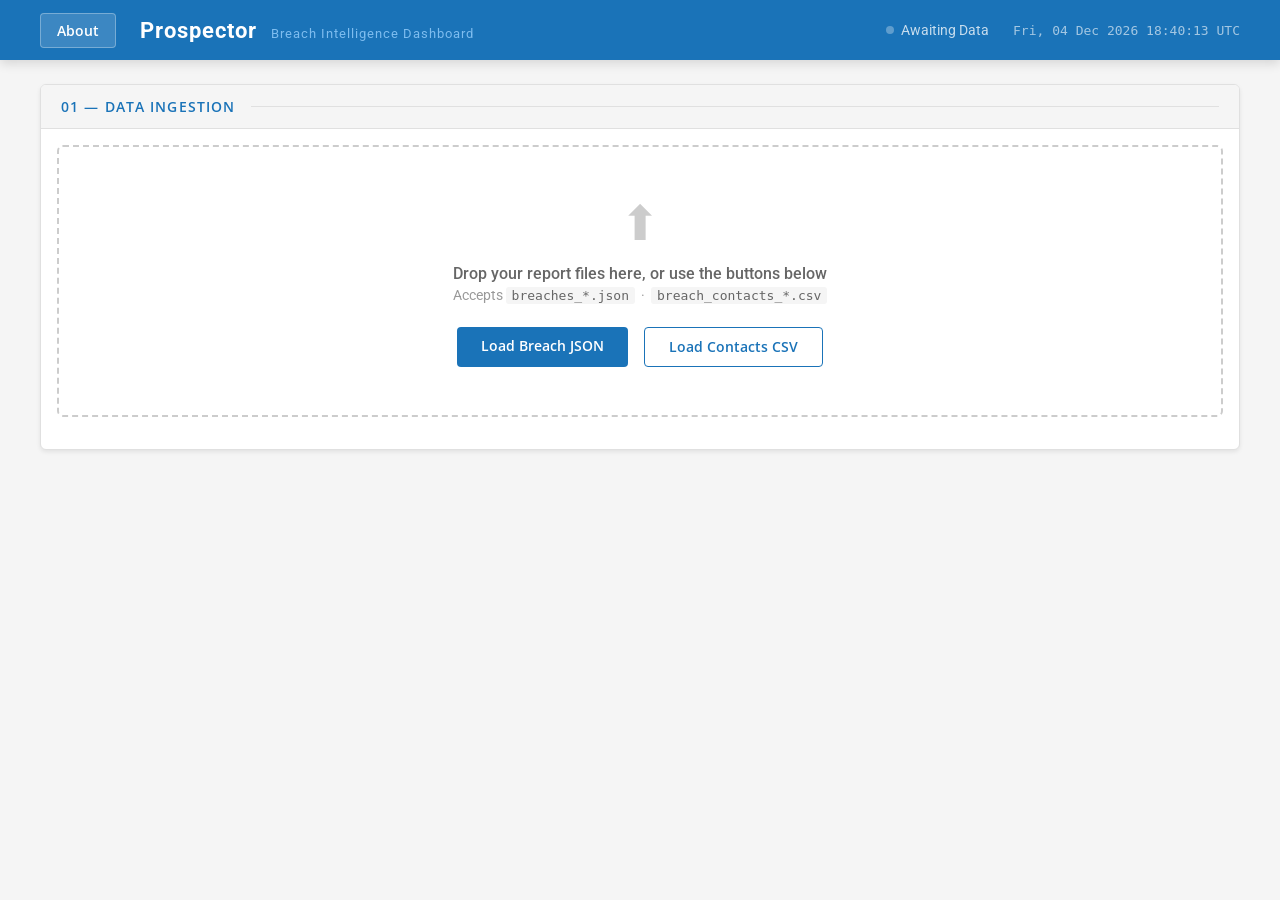
<file: breach_dashboard/index.html>
<!DOCTYPE html>
<html lang="en">
<head>
  <meta charset="UTF-8"/>
  <meta name="viewport" content="width=device-width, initial-scale=1.0"/>
  <title>Prospector — Breach Intelligence</title>
  <link href="https://fonts.googleapis.com/css2?family=Roboto:wght@400;500;700&family=Open+Sans:wght@400;600&display=swap" rel="stylesheet"/>
  <style>
    /* ── CJ DESIGN SYSTEM ── */
    :root {
      --cj-primary:        #1A73B8;
      --cj-primary-dark:   #125A8A;
      --cj-accent:         #F47C20;
      --cj-text-dark:      #333333;
      --cj-text-medium:    #666666;
      --cj-text-light:     #FFFFFF;
      --cj-bg-light:       #FFFFFF;
      --cj-bg-section:     #F5F5F5;
      --cj-bg-footer:      #222222;
      --cj-border-light:   #E0E0E0;
      --cj-border-medium:  #CCCCCC;
      --cj-font-primary:   "Roboto", Arial, Helvetica, sans-serif;
      --cj-font-secondary: "Open Sans", Arial, Helvetica, sans-serif;
      --cj-font-size-base: 16px;
      --cj-font-size-sm:   14px;
      --cj-font-size-lg:   20px;
      --cj-font-size-xl:   28px;
      --cj-font-size-xxl:  36px;
      --cj-spacing-xs:     4px;
      --cj-spacing-sm:     8px;
      --cj-spacing-md:     16px;
      --cj-spacing-lg:     24px;
      --cj-spacing-xl:     40px;
      --cj-btn-radius:     4px;
      --cj-btn-padding:    12px 24px;
      --cj-shadow-soft:    0 2px 4px rgba(0,0,0,0.08);
      --cj-shadow-medium:  0 4px 10px rgba(0,0,0,0.12);
    }

    *, *::before, *::after { box-sizing: border-box; margin: 0; padding: 0; }

    body {
      font-family: var(--cj-font-primary);
      font-size: var(--cj-font-size-base);
      color: var(--cj-text-dark);
      background: var(--cj-bg-section);
      min-height: 100vh;
    }

    /* ── SCROLLBAR ── */
    ::-webkit-scrollbar { width: 6px; height: 6px; }
    ::-webkit-scrollbar-track { background: var(--cj-bg-section); }
    ::-webkit-scrollbar-thumb { background: var(--cj-border-medium); border-radius: 3px; }
    ::-webkit-scrollbar-thumb:hover { background: var(--cj-primary); }

    /* ── HEADER ── */
    .site-header {
      background: var(--cj-primary);
      color: var(--cj-text-light);
      padding: 0 var(--cj-spacing-xl);
      height: 60px;
      display: flex;
      align-items: center;
      justify-content: space-between;
      position: sticky;
      top: 0;
      z-index: 100;
      box-shadow: var(--cj-shadow-medium);
    }

    .header-left { display: flex; align-items: center; gap: var(--cj-spacing-lg); }

    .site-logo {
      font-family: var(--cj-font-primary);
      font-size: 22px;
      font-weight: 700;
      color: var(--cj-text-light);
      letter-spacing: 1px;
    }

    .site-logo span { color: #90CAF9; font-size: 13px; font-weight: 400; margin-left: 8px; opacity: 0.85; }

    .btn-about {
      font-family: var(--cj-font-secondary);
      font-size: var(--cj-font-size-sm);
      font-weight: 600;
      color: var(--cj-text-light);
      background: rgba(255,255,255,0.15);
      border: 1px solid rgba(255,255,255,0.3);
      border-radius: var(--cj-btn-radius);
      padding: 7px 16px;
      text-decoration: none;
      transition: background 0.15s;
    }
    .btn-about:hover { background: rgba(255,255,255,0.25); }

    .header-right { display: flex; align-items: center; gap: var(--cj-spacing-lg); }

    .status-indicator { display: flex; align-items: center; gap: 7px; font-size: var(--cj-font-size-sm); color: rgba(255,255,255,0.75); }
    .status-dot { width: 8px; height: 8px; border-radius: 50%; background: rgba(255,255,255,0.3); transition: all 0.3s; }
    .status-dot.live { background: #4CAF50; box-shadow: 0 0 8px #4CAF50; animation: blink 2s infinite; }
    @keyframes blink { 0%,100%{opacity:1} 50%{opacity:0.4} }

    #clock { font-size: 13px; color: rgba(255,255,255,0.6); font-family: monospace; }

    /* ── MAIN ── */
    main { max-width: 1600px; margin: 0 auto; padding: var(--cj-spacing-lg) var(--cj-spacing-xl); display: flex; flex-direction: column; gap: var(--cj-spacing-md); }

    /* ── CARD / PANEL ── */
    .card {
      background: var(--cj-bg-light);
      border: 1px solid var(--cj-border-light);
      border-radius: 6px;
      box-shadow: var(--cj-shadow-soft);
      overflow: hidden;
    }

    .card-header {
      display: flex;
      align-items: center;
      gap: var(--cj-spacing-md);
      padding: 12px 20px;
      background: var(--cj-bg-section);
      border-bottom: 1px solid var(--cj-border-light);
    }

    .card-header-title {
      font-family: var(--cj-font-secondary);
      font-size: var(--cj-font-size-sm);
      font-weight: 600;
      color: var(--cj-primary);
      text-transform: uppercase;
      letter-spacing: 0.08em;
    }

    .card-header-line { flex: 1; height: 1px; background: var(--cj-border-light); }
    .card-header-badge { font-size: 13px; font-weight: 600; color: #2E7D32; }

    /* ── DROP ZONE ── */
    .drop-zone {
      margin: var(--cj-spacing-md);
      border: 2px dashed var(--cj-border-medium);
      border-radius: 6px;
      padding: 48px var(--cj-spacing-xl);
      text-align: center;
      transition: border-color 0.2s, background 0.2s;
    }
    .drop-zone:hover, .drop-zone.drag-over {
      border-color: var(--cj-primary);
      background: #EEF6FF;
    }

    .drop-icon { font-size: 48px; color: var(--cj-border-medium); margin-bottom: 12px; }
    .drop-title { font-size: var(--cj-font-size-base); font-weight: 500; color: var(--cj-text-medium); margin-bottom: 4px; }
    .drop-sub { font-size: var(--cj-font-size-sm); color: #999; margin-bottom: 24px; }
    .drop-sub code { color: var(--cj-text-medium); background: var(--cj-bg-section); padding: 1px 6px; border-radius: 3px; font-size: 13px; }

    .drop-buttons { display: flex; justify-content: center; gap: var(--cj-spacing-md); flex-wrap: wrap; }

    /* ── BUTTONS ── */
    .btn {
      font-family: var(--cj-font-secondary);
      font-size: var(--cj-font-size-sm);
      font-weight: 600;
      padding: var(--cj-btn-padding);
      border-radius: var(--cj-btn-radius);
      border: none;
      cursor: pointer;
      transition: all 0.15s;
      text-decoration: none;
      display: inline-block;
      line-height: 1;
    }

    .btn-primary { background: var(--cj-primary); color: var(--cj-text-light); }
    .btn-primary:hover { background: var(--cj-primary-dark); box-shadow: var(--cj-shadow-medium); }

    .btn-accent { background: var(--cj-accent); color: var(--cj-text-light); }
    .btn-accent:hover { background: #D96A10; box-shadow: var(--cj-shadow-medium); }

    .btn-outline {
      background: transparent;
      color: var(--cj-primary);
      border: 1.5px solid var(--cj-primary);
    }
    .btn-outline:hover { background: var(--cj-primary); color: var(--cj-text-light); }

    .btn-ghost {
      background: transparent;
      color: var(--cj-text-medium);
      border: 1.5px solid var(--cj-border-medium);
    }
    .btn-ghost:hover { border-color: #e53935; color: #e53935; }

    .btn-sm { padding: 8px 16px; font-size: 13px; }

    /* ── FILE BADGES ── */
    #loaded-files { display: flex; flex-wrap: wrap; gap: 8px; padding: 0 var(--cj-spacing-md) var(--cj-spacing-md); }
    .file-badge { font-size: 13px; padding: 4px 12px; border-radius: 20px; background: #E8F5E9; color: #2E7D32; border: 1px solid #A5D6A7; font-family: var(--cj-font-secondary); font-weight: 600; }

    /* ── STATS BAR ── */
    .stats-grid { display: grid; grid-template-columns: repeat(5, 1fr); }
    .stat-cell {
      padding: 16px var(--cj-spacing-md);
      text-align: center;
      border-right: 1px solid var(--cj-border-light);
      transition: background 0.15s;
    }
    .stat-cell:last-child { border-right: none; }
    .stat-cell:hover { background: #EEF6FF; }
    .stat-val { font-size: 28px; font-weight: 700; color: var(--cj-primary); font-family: var(--cj-font-primary); line-height: 1; }
    .stat-label { font-size: 12px; font-weight: 600; color: var(--cj-text-medium); text-transform: uppercase; letter-spacing: 0.08em; margin-top: 4px; }

    /* ── FILTER PANEL ── */
    .filter-row { display: flex; flex-wrap: wrap; gap: var(--cj-spacing-md); padding: var(--cj-spacing-md) 20px; align-items: flex-end; }
    .filter-group { display: flex; flex-direction: column; gap: 5px; }
    .filter-label { font-size: 12px; font-weight: 600; color: var(--cj-text-medium); text-transform: uppercase; letter-spacing: 0.06em; }

    .tab-group { display: flex; border: 1.5px solid var(--cj-border-medium); border-radius: var(--cj-btn-radius); overflow: hidden; }
    .tab {
      font-family: var(--cj-font-secondary);
      font-size: var(--cj-font-size-sm);
      font-weight: 600;
      padding: 8px 16px;
      background: transparent;
      color: var(--cj-text-medium);
      border: none;
      cursor: pointer;
      transition: all 0.15s;
      border-right: 1.5px solid var(--cj-border-medium);
    }
    .tab:last-child { border-right: none; }
    .tab.active { background: var(--cj-primary); color: var(--cj-text-light); }
    .tab:not(.active):hover { background: var(--cj-bg-section); color: var(--cj-text-dark); }

    select, input[type="text"] {
      font-family: var(--cj-font-primary);
      font-size: var(--cj-font-size-sm);
      color: var(--cj-text-dark);
      background: var(--cj-bg-light);
      border: 1.5px solid var(--cj-border-medium);
      border-radius: var(--cj-btn-radius);
      padding: 8px 12px;
      outline: none;
      transition: border-color 0.15s, box-shadow 0.15s;
    }
    select:focus, input[type="text"]:focus {
      border-color: var(--cj-primary);
      box-shadow: 0 0 0 3px rgba(26,115,184,0.12);
    }

    .search-box { display: flex; align-items: center; border: 1.5px solid var(--cj-border-medium); border-radius: var(--cj-btn-radius); overflow: hidden; background: var(--cj-bg-light); }
    .search-box:focus-within { border-color: var(--cj-primary); box-shadow: 0 0 0 3px rgba(26,115,184,0.12); }
    .search-prefix { padding: 0 10px; color: var(--cj-primary); font-weight: 700; font-size: 15px; user-select: none; }
    .search-box input { border: none; box-shadow: none; border-radius: 0; padding: 8px 12px 8px 0; min-width: 220px; flex: 1; }
    .search-box input:focus { border: none; box-shadow: none; }

    .filter-btn-row { display: flex; gap: 8px; }

    /* ── RESULTS TABLE ── */
    .table-wrap { overflow-x: auto; max-height: 580px; overflow-y: auto; }

    table { width: 100%; border-collapse: collapse; font-size: var(--cj-font-size-sm); }

    thead { position: sticky; top: 0; z-index: 10; background: var(--cj-bg-section); }

    th {
      font-family: var(--cj-font-secondary);
      font-size: 12px;
      font-weight: 700;
      color: var(--cj-text-medium);
      text-transform: uppercase;
      letter-spacing: 0.07em;
      padding: 11px 16px;
      text-align: left;
      border-bottom: 2px solid var(--cj-border-light);
      cursor: pointer;
      user-select: none;
      white-space: nowrap;
      transition: color 0.15s;
    }
    th:hover { color: var(--cj-primary); }

    td { padding: 11px 16px; border-bottom: 1px solid var(--cj-border-light); vertical-align: top; color: var(--cj-text-dark); }
    tr:hover td { background: #F0F7FF; }
    tr.row-flash td { background: #FFF3E0 !important; transition: background 0.4s; }

    .td-date { color: var(--cj-text-medium); white-space: nowrap; font-size: 13px; }
    .td-title { color: var(--cj-text-dark); font-weight: 500; cursor: pointer; max-width: 340px; }
    .td-title:hover { color: var(--cj-primary); text-decoration: underline; }
    .td-source { white-space: nowrap; }
    .source-chip { font-size: 12px; font-weight: 600; color: var(--cj-primary); background: #EEF6FF; border: 1px solid #BBDEFB; padding: 2px 8px; border-radius: 12px; white-space: nowrap; }
    .td-summary { color: var(--cj-text-medium); max-width: 360px; font-size: 13px; display: -webkit-box; -webkit-line-clamp: 2; -webkit-box-orient: vertical; overflow: hidden; }
    .td-link a { font-size: 13px; color: var(--cj-primary); font-weight: 600; text-decoration: none; white-space: nowrap; }
    .td-link a:hover { color: var(--cj-primary-dark); text-decoration: underline; }
    .td-company { font-weight: 600; cursor: pointer; white-space: nowrap; }
    .td-company:hover { color: var(--cj-primary); text-decoration: underline; }
    .td-website a { color: #2E7D32; font-size: 13px; text-decoration: none; }
    .td-website a:hover { text-decoration: underline; }
    .td-email a { color: var(--cj-primary); font-size: 13px; text-decoration: none; }
    .td-email a:hover { text-decoration: underline; }
    .td-empty { color: #BDBDBD; }

    .enrich-row-btn {
      font-family: var(--cj-font-secondary);
      font-size: 12px;
      font-weight: 600;
      padding: 5px 12px;
      border: 1.5px solid var(--cj-border-medium);
      border-radius: var(--cj-btn-radius);
      background: transparent;
      color: var(--cj-text-medium);
      cursor: pointer;
      transition: all 0.15s;
      white-space: nowrap;
    }
    .enrich-row-btn:hover { border-color: var(--cj-accent); color: var(--cj-accent); }

    .empty-state { text-align: center; padding: 56px; color: #BDBDBD; font-size: var(--cj-font-size-sm); }

    /* ── OLLAMA PANEL ── */
    .ollama-controls { display: flex; flex-wrap: wrap; gap: var(--cj-spacing-md); padding: var(--cj-spacing-md) 20px; border-bottom: 1px solid var(--cj-border-light); align-items: flex-end; }
    .ollama-input-group { display: flex; flex-direction: column; gap: 5px; }
    #ollama-log { padding: var(--cj-spacing-md) 20px; font-family: monospace; font-size: 13px; color: var(--cj-text-medium); max-height: 200px; overflow-y: auto; background: #FAFAFA; line-height: 1.8; }
    #ollama-log .log-ok  { color: #2E7D32; }
    #ollama-log .log-err { color: #C62828; }
    #ollama-log .log-info{ color: var(--cj-primary); }

    .progress-wrap { padding: 12px 20px; border-bottom: 1px solid var(--cj-border-light); }
    .progress-meta { display: flex; justify-content: space-between; margin-bottom: 6px; font-size: var(--cj-font-size-sm); color: var(--cj-text-medium); }
    .progress-track { height: 6px; background: var(--cj-border-light); border-radius: 3px; overflow: hidden; }
    #progress-bar { height: 100%; background: var(--cj-accent); transition: width 0.3s; border-radius: 3px; width: 0%; }

    /* ── MODAL ── */
    .modal-overlay {
      display: none;
      position: fixed;
      inset: 0;
      background: rgba(0,0,0,0.5);
      z-index: 200;
      align-items: center;
      justify-content: center;
      padding: var(--cj-spacing-md);
    }
    .modal-box {
      background: var(--cj-bg-light);
      border-radius: 8px;
      width: 100%;
      max-width: 680px;
      max-height: 88vh;
      overflow-y: auto;
      box-shadow: 0 20px 60px rgba(0,0,0,0.2);
    }
    .modal-header {
      display: flex;
      justify-content: space-between;
      align-items: center;
      padding: 16px 24px;
      border-bottom: 2px solid var(--cj-border-light);
      position: sticky;
      top: 0;
      background: var(--cj-bg-light);
    }
    #modal-title { font-size: var(--cj-font-size-lg); font-weight: 700; color: var(--cj-primary); }
    .modal-close { background: none; border: none; font-size: 22px; color: var(--cj-text-medium); cursor: pointer; line-height: 1; padding: 0 4px; }
    .modal-close:hover { color: #C62828; }
    #modal-body { padding: 24px; }

    .mf { padding: 12px 0; border-bottom: 1px solid var(--cj-border-light); }
    .mf:last-child { border-bottom: none; }
    .mf-label { font-size: 12px; font-weight: 700; color: var(--cj-text-medium); text-transform: uppercase; letter-spacing: 0.08em; margin-bottom: 5px; }
    .mf-value { font-size: var(--cj-font-size-base); color: var(--cj-text-dark); line-height: 1.6; word-break: break-word; }
    .mf-value a { color: var(--cj-primary); }
    .mf-value a:hover { color: var(--cj-primary-dark); }

    /* ── FADE IN ── */
    .fade-in { animation: fup 0.3s ease forwards; }
    @keyframes fup { from { opacity:0; transform:translateY(5px); } to { opacity:1; transform:translateY(0); } }

    /* ── RESPONSIVE ── */
    @media (max-width: 768px) {
      main { padding: var(--cj-spacing-md); }
      .site-header { padding: 0 var(--cj-spacing-md); }
      .stats-grid { grid-template-columns: repeat(2, 1fr); }
      .filter-row { flex-direction: column; }
    }
  </style>
</head>
<body>

  <!-- HEADER -->
  <header class="site-header">
    <div class="header-left">
      <a href="about.html" class="btn-about">About</a>
      <div class="site-logo">Prospector <span>Breach Intelligence Dashboard</span></div>
    </div>
    <div class="header-right">
      <div class="status-indicator">
        <span id="status-dot" class="status-dot"></span>
        <span id="status-text">Awaiting Data</span>
      </div>
      <span id="clock"></span>
    </div>
  </header>

  <main>

    <!-- 01 DATA INGESTION -->
    <div class="card fade-in">
      <div class="card-header">
        <span class="card-header-title">01 — Data Ingestion</span>
        <div class="card-header-line"></div>
      </div>
      <div id="drop-zone" class="drop-zone">
        <div class="drop-icon">⬆</div>
        <p class="drop-title">Drop your report files here, or use the buttons below</p>
        <p class="drop-sub">Accepts <code>breaches_*.json</code> &nbsp;·&nbsp; <code>breach_contacts_*.csv</code></p>
        <div class="drop-buttons">
          <label for="file-json" class="btn btn-primary" style="cursor:pointer">Load Breach JSON</label>
          <input type="file" id="file-json" accept=".json" style="display:none"/>
          <label for="file-csv" class="btn btn-outline" style="cursor:pointer">Load Contacts CSV</label>
          <input type="file" id="file-csv" accept=".csv" style="display:none"/>
        </div>
      </div>
      <div id="loaded-files"></div>
    </div>

    <!-- STATS BAR -->
    <div id="stats-bar" class="card fade-in" style="display:none">
      <div class="stats-grid">
        <div id="stat-articles" class="stat-cell">
          <div class="stat-val">0</div>
          <div class="stat-label">Articles</div>
        </div>
        <div id="stat-sources" class="stat-cell">
          <div class="stat-val">0</div>
          <div class="stat-label">Sources</div>
        </div>
        <div id="stat-contacts" class="stat-cell">
          <div class="stat-val">0</div>
          <div class="stat-label">Contacts</div>
        </div>
        <div id="stat-emails" class="stat-cell">
          <div class="stat-val">0</div>
          <div class="stat-label">Emails Found</div>
        </div>
        <div id="stat-period" class="stat-cell">
          <div class="stat-val" style="font-size:18px">—</div>
          <div class="stat-label">Report Date</div>
        </div>
      </div>
    </div>

    <!-- 02 FILTER & SEARCH -->
    <div id="filter-panel" class="card fade-in" style="display:none">
      <div class="card-header">
        <span class="card-header-title">02 — Filter &amp; Search</span>
        <div class="card-header-line"></div>
      </div>
      <div class="filter-row">
        <div class="filter-group">
          <span class="filter-label">View Mode</span>
          <div class="tab-group">
            <button id="tab-articles" onclick="setMode('articles')" class="tab active">Breach Articles</button>
            <button id="tab-contacts" onclick="setMode('contacts')" class="tab">Company Contacts</button>
          </div>
        </div>
        <div class="filter-group">
          <span class="filter-label">Source</span>
          <select id="filter-source" onchange="applyFilters()" style="min-width:160px">
            <option value="">All Sources</option>
          </select>
        </div>
        <div class="filter-group" style="flex:1;min-width:240px">
          <span class="filter-label">Keyword Search</span>
          <div class="search-box">
            <span class="search-prefix">🔍</span>
            <input type="text" id="filter-search" oninput="applyFilters()" placeholder="company, keyword, attack type…"/>
          </div>
        </div>
        <div class="filter-btn-row">
          <button onclick="resetFilters()" class="btn btn-ghost btn-sm">Clear</button>
          <button onclick="exportFiltered()" class="btn btn-accent btn-sm">Export Filtered</button>
        </div>
      </div>
    </div>

    <!-- 03 RESULTS -->
    <div id="results-panel" class="card fade-in" style="display:none">
      <div class="card-header">
        <span class="card-header-title">03 — Results</span>
        <div class="card-header-line"></div>
        <span id="result-count" class="card-header-badge">0 records</span>
      </div>

      <!-- Articles -->
      <div id="articles-view">
        <div class="table-wrap">
          <table>
            <thead>
              <tr>
                <th onclick="sortBy('articles','published')">Date ⇅</th>
                <th onclick="sortBy('articles','title')">Title ⇅</th>
                <th onclick="sortBy('articles','source')">Source ⇅</th>
                <th>Summary</th>
                <th>Link</th>
              </tr>
            </thead>
            <tbody id="articles-tbody"></tbody>
          </table>
        </div>
      </div>

      <!-- Contacts -->
      <div id="contacts-view" style="display:none">
        <div class="table-wrap">
          <table>
            <thead>
              <tr>
                <th onclick="sortBy('contacts','company_name')">Company ⇅</th>
                <th>Website</th>
                <th>Email</th>
                <th>Sec Email</th>
                <th>Phone</th>
                <th>Address</th>
                <th>Breach Article</th>
                <th>Ollama</th>
                <th>Pi</th>
              </tr>
            </thead>
            <tbody id="contacts-tbody"></tbody>
          </table>
        </div>
      </div>
    </div>

    <!-- 04 AI ENRICHMENT (Ollama direct) -->
    <div id="ollama-panel" class="card fade-in" style="display:none">
      <div class="card-header">
        <span class="card-header-title">04 — Ollama Direct Enrichment</span>
        <div class="card-header-line"></div>
        <span style="font-size:13px;color:var(--cj-text-medium)">Fetches pages from browser · regex + LLM extraction</span>
      </div>
      <div class="ollama-controls">
        <div class="ollama-input-group">
          <span class="filter-label">Ollama URL</span>
          <input type="text" id="ollama-url" value="http://localhost:11434" style="width:220px"/>
        </div>
        <div class="ollama-input-group">
          <span class="filter-label">Model</span>
          <input type="text" id="ollama-model" value="llama3.2" style="width:140px"/>
        </div>
        <div class="filter-btn-row">
          <button onclick="testOllama()" class="btn btn-outline btn-sm">Test Connection</button>
          <button onclick="enrichAll()" id="enrich-all-btn" class="btn btn-accent btn-sm">Enrich All (Ollama)</button>
        </div>
      </div>
      <div id="ollama-progress" class="progress-wrap" style="display:none">
        <div class="progress-meta">
          <span id="progress-label">Processing 0 / 0</span>
          <span id="progress-pct">0%</span>
        </div>
        <div class="progress-track"><div id="progress-bar"></div></div>
      </div>
      <div id="ollama-log"></div>
    </div>

    <!-- 05 PI AGENT ENRICHMENT -->
    <div id="pi-panel" class="card fade-in" style="display:none">
      <div class="card-header">
        <span class="card-header-title">05 — Pi Agent Enrichment</span>
        <div class="card-header-line"></div>
        <span style="font-size:13px;color:var(--cj-text-medium)">Uses Pi's web search &amp; fetch tools · runs via local bridge server</span>
      </div>

      <!-- Setup instructions (always visible) -->
      <div style="background:#FFF8E1;border-bottom:1px solid #FFE082;padding:12px 20px;font-size:13px;color:#5D4037">
        <strong>Before using:</strong> &nbsp;
        1. Install Pi: <code style="background:#F5F5F5;padding:1px 6px;border-radius:3px">npm install -g @mariozechner/pi-coding-agent</code> &nbsp;·&nbsp;
        2. Start the bridge: <code style="background:#F5F5F5;padding:1px 6px;border-radius:3px">python pi_bridge.py</code> &nbsp;·&nbsp;
        3. Start Ollama: <code style="background:#F5F5F5;padding:1px 6px;border-radius:3px">$env:OLLAMA_ORIGINS="*"; ollama serve</code>
      </div>

      <div class="ollama-controls">
        <div class="ollama-input-group">
          <span class="filter-label">Bridge URL</span>
          <input type="text" id="pi-bridge-url" value="http://localhost:5050" style="width:200px"/>
        </div>
        <div class="ollama-input-group">
          <span class="filter-label">Model</span>
          <input type="text" id="pi-model" value="llama3.2" style="width:140px"/>
        </div>
        <div class="filter-btn-row">
          <button onclick="testPiBridge()" class="btn btn-outline btn-sm">Test Bridge</button>
          <button onclick="piEnrichAll()" id="pi-enrich-all-btn" class="btn btn-accent btn-sm">Enrich All (Pi)</button>
        </div>
      </div>
      <div id="pi-progress" class="progress-wrap" style="display:none">
        <div class="progress-meta">
          <span id="pi-progress-label">Processing 0 / 0</span>
          <span id="pi-progress-pct">0%</span>
        </div>
        <div class="progress-track"><div id="pi-progress-bar" style="height:100%;background:var(--cj-accent);transition:width 0.3s;border-radius:3px;width:0%"></div></div>
      </div>
      <div id="pi-log" style="padding:16px 20px;font-family:monospace;font-size:13px;color:var(--cj-text-medium);max-height:200px;overflow-y:auto;background:#FAFAFA;line-height:1.8"></div>
    </div>

  </main>

  <!-- MODAL -->
  <div id="modal-overlay" class="modal-overlay" onclick="closeModal()">
    <div class="modal-box" onclick="event.stopPropagation()">
      <div class="modal-header">
        <span id="modal-title">Record Detail</span>
        <button class="modal-close" onclick="closeModal()">✕</button>
      </div>
      <div id="modal-body"></div>
    </div>
  </div>

  <script src="script.js"></script>
  <script>
    // ── CJ THEME OVERRIDES FOR script.js ──────────────────────────────────────
    // These adapt script.js output to the CJ design system

    function showBadge(name, type) {
      const c = document.getElementById('loaded-files');
      const old = c.querySelector('[data-type="' + type + '"]');
      if (old) old.remove();
      const el = document.createElement('div');
      el.className = 'file-badge';
      el.dataset.type = type;
      el.textContent = '✓ ' + name;
      c.appendChild(el);
    }

    function setLive() {
      const dot  = document.getElementById('status-dot');
      const text = document.getElementById('status-text');
      dot.classList.add('live');
      text.textContent = 'Live';
      text.style.color = 'rgba(255,255,255,0.9)';
    }

    function showPanels() {
      ['stats-bar','filter-panel','results-panel'].forEach(function(id) {
        document.getElementById(id).style.display = 'block';
      });
      if (S.contacts.length > 0) {
        document.getElementById('ollama-panel').style.display = 'block';
        document.getElementById('pi-panel').style.display = 'block';
      }
    }

    function updateStats() {
      const sources    = new Set(S.articles.map(function(a){return a.source;}).filter(Boolean));
      const emailCount = S.contacts.filter(function(c){return c.emails_general && c.emails_general.trim();}).length;
      countUp('stat-articles', S.articles.length);
      countUp('stat-sources',  sources.size);
      countUp('stat-contacts', S.contacts.length);
      countUp('stat-emails',   emailCount);
      const el = document.querySelector('#stat-period .stat-val');
      if (el && S.reportMeta.generated) {
        const d = new Date(S.reportMeta.generated);
        el.textContent = d.toLocaleDateString('en-US', {month:'short',day:'numeric',year:'numeric'});
      }
    }

    function setMode(mode) {
      S.mode = mode;
      document.getElementById('tab-articles').className = 'tab' + (mode==='articles' ? ' active' : '');
      document.getElementById('tab-contacts').className = 'tab' + (mode==='contacts' ? ' active' : '');
      document.getElementById('articles-view').style.display = mode==='articles' ? '' : 'none';
      document.getElementById('contacts-view').style.display = mode==='contacts' ? '' : 'none';
      renderView();
    }

    function renderArticles() {
      const tbody = document.getElementById('articles-tbody');
      const data  = S.filteredArticles;
      document.getElementById('result-count').textContent = data.length + ' records';
      if (!data.length) {
        tbody.innerHTML = '<tr><td colspan="5"><div class="empty-state">No articles match the current filters.</div></td></tr>';
        return;
      }
      tbody.innerHTML = data.map(function(a, i) {
        return '<tr>'
          + '<td class="td-date">' + esc(fmtDate(a.published)) + '</td>'
          + '<td><span class="td-title" onclick="openArticleModal(' + i + ')">' + esc(a.title) + '</span></td>'
          + '<td class="td-source"><span class="source-chip">' + esc(a.source||'—') + '</span></td>'
          + '<td class="td-summary">' + esc(a.summary||'—') + '</td>'
          + '<td class="td-link">' + (a.url ? '<a href="' + esc(a.url) + '" target="_blank" rel="noopener">View ↗</a>' : '<span class="td-empty">—</span>') + '</td>'
          + '</tr>';
      }).join('');
    }

    function renderContacts() {
      const tbody = document.getElementById('contacts-tbody');
      const data  = S.filteredContacts;
      document.getElementById('result-count').textContent = data.length + ' records';
      if (!data.length) {
        tbody.innerHTML = '<tr><td colspan="9"><div class="empty-state">No contacts found. Load a breach_contacts_*.csv file.</div></td></tr>';
        return;
      }
      tbody.innerHTML = data.map(function(c, i) {
        return '<tr id="crow-' + i + '">'
          + '<td><span class="td-company" onclick="openContactModal(' + i + ')">' + esc(c.company_name||'—') + '</span></td>'
          + '<td class="td-website">' + (c.website ? '<a href="' + esc(c.website) + '" target="_blank" rel="noopener">' + esc(stripProto(c.website)) + '</a>' : '<span class="td-empty">—</span>') + '</td>'
          + '<td class="td-email" id="ce-' + i + '">' + fmtEmails(c.emails_general) + '</td>'
          + '<td class="td-email" id="cs-' + i + '">' + fmtEmails(c.emails_security) + '</td>'
          + '<td id="cp-' + i + '" style="white-space:nowrap;font-size:13px">' + (esc(c.phones||'')||'<span class="td-empty">—</span>') + '</td>'
          + '<td id="ca-' + i + '" style="font-size:13px;max-width:180px;color:var(--cj-text-medium)">' + (esc(c.addresses||'')||'<span class="td-empty">—</span>') + '</td>'
          + '<td style="max-width:200px">' + (c.article_url ? '<a href="' + esc(c.article_url) + '" target="_blank" rel="noopener" style="font-size:13px;color:var(--cj-primary)">' + esc((c.article_title||'').slice(0,55)) + ((c.article_title||'').length>55?'…':'') + '</a>' : '<span class="td-empty">—</span>') + '</td>'
          + '<td><button id="eb-' + i + '" onclick="enrichOne(' + i + ')" class="enrich-row-btn">Ollama</button></td>'
          + '<td><button id="pi-eb-' + i + '" onclick="piEnrichOne(' + i + ')" class="enrich-row-btn" style="border-color:#1A73B8;color:#1A73B8">Pi</button></td>'
          + '</tr>';
      }).join('');
    }

    function fmtEmails(str) {
      if (!str || !str.trim()) return '<span class="td-empty">—</span>';
      return str.split(',').map(function(e){e=e.trim();return e?'<a href="mailto:'+esc(e)+'" class="td-email">'+esc(e)+'</a>':''}).filter(Boolean).join('<br>');
    }

    function openArticleModal(idx) {
      const a = S.filteredArticles[idx];
      if (!a) return;
      document.getElementById('modal-title').textContent = a.title;
      document.getElementById('modal-body').innerHTML =
          mf('Source',    '<span class="source-chip">'+esc(a.source||'—')+'</span>')
        + mf('Published', esc(a.published||'—'))
        + mf('Summary',   esc(a.summary||'—'))
        + mf('URL',       a.url?'<a href="'+esc(a.url)+'" target="_blank">'+esc(a.url)+'</a>':'—');
      showModal();
    }

    function openContactModal(idx) {
      const c = S.filteredContacts[idx];
      if (!c) return;
      document.getElementById('modal-title').textContent = c.company_name || 'Contact Detail';
      document.getElementById('modal-body').innerHTML =
          mf('Website',        c.website?'<a href="'+esc(c.website)+'" target="_blank">'+esc(c.website)+'</a>':'—')
        + mf('General Email',  fmtEmailsFull(c.emails_general))
        + mf('Security Email', fmtEmailsFull(c.emails_security))
        + mf('Phone',          esc(c.phones||'—'))
        + mf('Address',        esc(c.addresses||'—'))
        + mf('Breach Article', c.article_url?'<a href="'+esc(c.article_url)+'" target="_blank">'+esc(c.article_title||c.article_url)+'</a>':esc(c.article_title||'—'))
        + mf('Breach Summary', esc(c.summary||'—'))
        + mf('Reported',       esc(c.published||'—'));
      showModal();
    }

    function fmtEmailsFull(str) {
      if (!str||!str.trim()) return '—';
      return str.split(',').map(function(e){e=e.trim();return e?'<a href="mailto:'+esc(e)+'">'+esc(e)+'</a>':''}).filter(Boolean).join('<br>');
    }

    function mf(label, valueHtml) {
      return '<div class="mf"><div class="mf-label">'+label+'</div><div class="mf-value">'+valueHtml+'</div></div>';
    }

    function showModal() {
      const o = document.getElementById('modal-overlay');
      o.style.display = 'flex';
    }

    function closeModal() {
      document.getElementById('modal-overlay').style.display = 'none';
    }

    function ollamaLog(msg, colorKey) {
      const log  = document.getElementById('ollama-log');
      const line = document.createElement('div');
      const cls  = colorKey === 'var(--accent3)' ? 'log-ok'
                 : colorKey === 'var(--accent2)' ? 'log-err'
                 : colorKey === 'var(--accent)'  ? 'log-info'
                 : '';
      if (cls) line.className = cls;
      line.textContent = '[' + new Date().toLocaleTimeString() + '] ' + msg;
      log.appendChild(line);
      log.scrollTop = log.scrollHeight;
    }

    const _origUpdateContactRow = updateContactRow;
    function updateContactRow(idx, enriched) {
      _origUpdateContactRow(idx, enriched);
      const row = document.getElementById('crow-' + idx);
      if (row) {
        row.classList.add('row-flash');
        setTimeout(function(){ row.classList.remove('row-flash'); }, 2000);
      }
    }

    // Drag and drop handlers (script.js looks for 'drag-over' class)
    const dz = document.getElementById('drop-zone');
    dz.addEventListener('dragover',  function(e){ e.preventDefault(); this.classList.add('drag-over'); });
    dz.addEventListener('dragleave', function(){ this.classList.remove('drag-over'); });
    dz.addEventListener('drop', function(e){
      e.preventDefault(); this.classList.remove('drag-over');
      Array.from(e.dataTransfer.files).forEach(function(f){
        if(f.name.endsWith('.json')) readJSON(f);
        else if(f.name.endsWith('.csv')) readCSV(f);
      });
    });

    document.addEventListener('keydown', function(e){ if(e.key==='Escape') closeModal(); });
  </script>
</body>
</html>
</file>
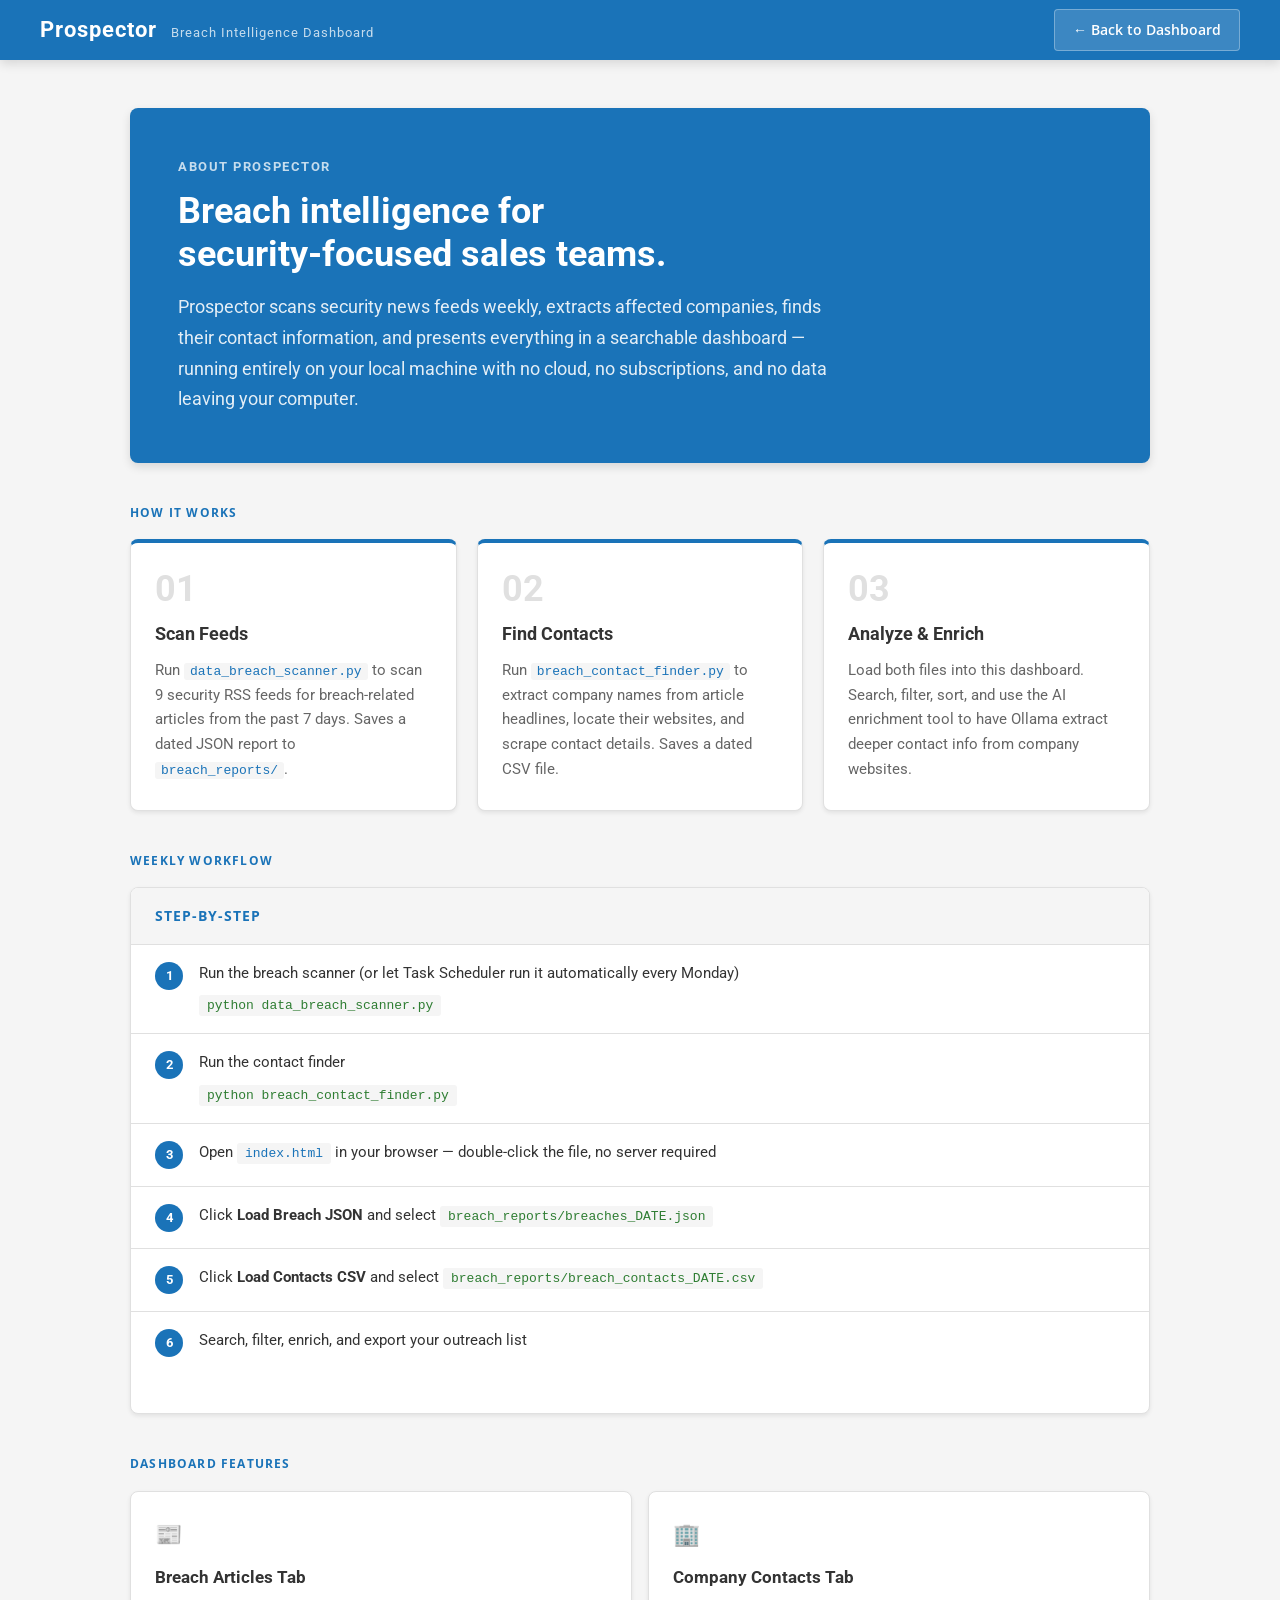
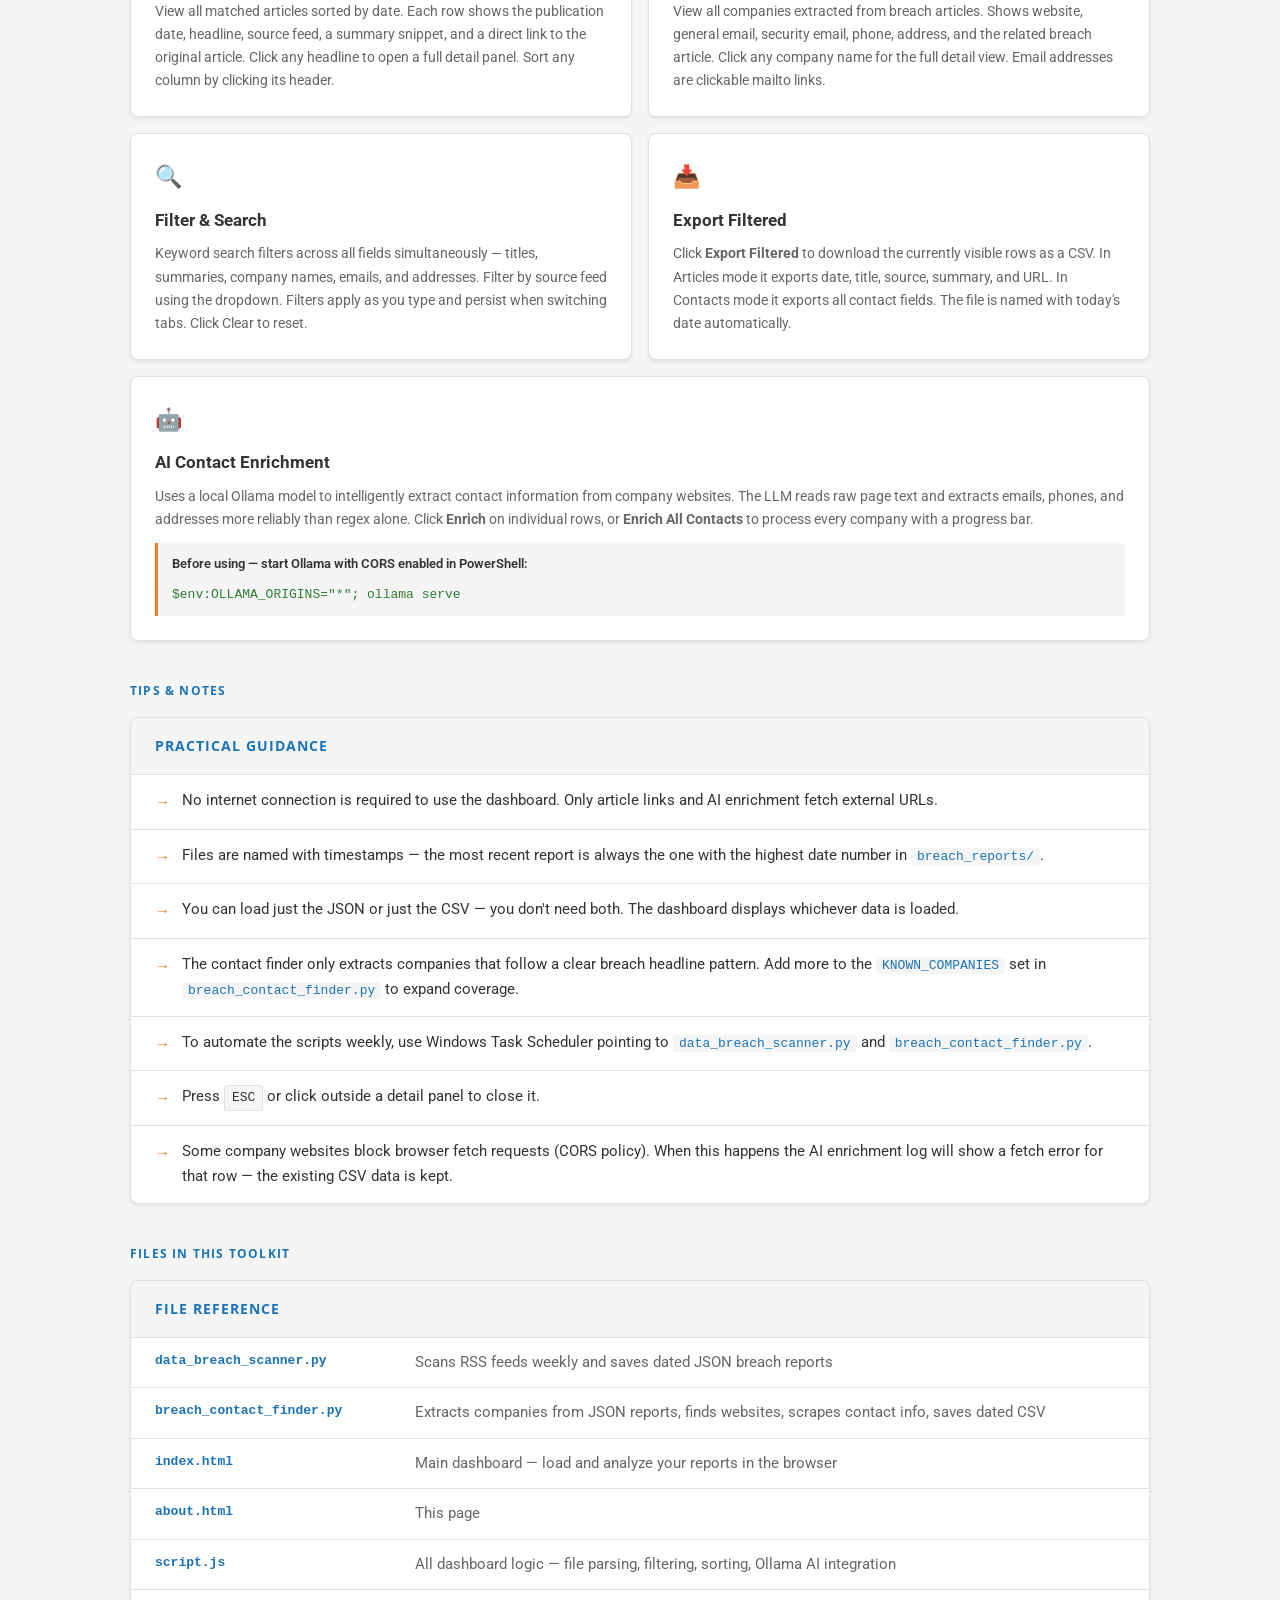
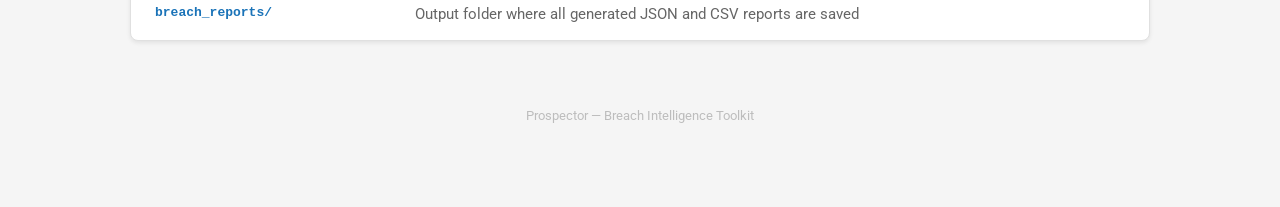
<file: breach_dashboard/about.html>
<!DOCTYPE html>
<html lang="en">
<head>
  <meta charset="UTF-8"/>
  <meta name="viewport" content="width=device-width, initial-scale=1.0"/>
  <title>Prospector — About</title>
  <link href="https://fonts.googleapis.com/css2?family=Roboto:wght@400;500;700&family=Open+Sans:wght@400;600;700&display=swap" rel="stylesheet"/>
  <style>
    :root {
      --cj-primary:        #1A73B8;
      --cj-primary-dark:   #125A8A;
      --cj-accent:         #F47C20;
      --cj-text-dark:      #333333;
      --cj-text-medium:    #666666;
      --cj-text-light:     #FFFFFF;
      --cj-bg-light:       #FFFFFF;
      --cj-bg-section:     #F5F5F5;
      --cj-border-light:   #E0E0E0;
      --cj-font-primary:   "Roboto", Arial, Helvetica, sans-serif;
      --cj-font-secondary: "Open Sans", Arial, Helvetica, sans-serif;
      --cj-shadow-soft:    0 2px 4px rgba(0,0,0,0.08);
      --cj-shadow-medium:  0 4px 10px rgba(0,0,0,0.12);
    }

    *, *::before, *::after { box-sizing: border-box; margin: 0; padding: 0; }

    body {
      font-family: var(--cj-font-primary);
      font-size: 16px;
      color: var(--cj-text-dark);
      background: var(--cj-bg-section);
      line-height: 1.7;
    }

    /* ── HEADER ── */
    .site-header {
      background: var(--cj-primary);
      padding: 0 40px;
      height: 60px;
      display: flex;
      align-items: center;
      justify-content: space-between;
      box-shadow: var(--cj-shadow-medium);
    }
    .site-logo { font-size: 22px; font-weight: 700; color: #fff; letter-spacing: 1px; }
    .site-logo span { font-size: 13px; font-weight: 400; color: rgba(255,255,255,0.75); margin-left: 8px; }
    .btn-back {
      font-family: var(--cj-font-secondary);
      font-size: 14px;
      font-weight: 600;
      color: #fff;
      background: rgba(255,255,255,0.15);
      border: 1px solid rgba(255,255,255,0.3);
      border-radius: 4px;
      padding: 8px 18px;
      text-decoration: none;
      transition: background 0.15s;
    }
    .btn-back:hover { background: rgba(255,255,255,0.28); }

    /* ── MAIN ── */
    main { max-width: 1100px; margin: 0 auto; padding: 48px 40px 80px; }

    /* ── HERO ── */
    .hero {
      background: var(--cj-primary);
      color: #fff;
      border-radius: 8px;
      padding: 48px;
      margin-bottom: 40px;
      box-shadow: var(--cj-shadow-medium);
    }
    .hero-label { font-size: 13px; font-weight: 700; text-transform: uppercase; letter-spacing: 0.12em; opacity: 0.75; margin-bottom: 12px; }
    .hero h1 { font-size: 36px; font-weight: 700; line-height: 1.2; margin-bottom: 16px; }
    .hero p { font-size: 18px; opacity: 0.88; max-width: 680px; line-height: 1.7; }

    /* ── SECTION HEADERS ── */
    .section-label {
      font-family: var(--cj-font-secondary);
      font-size: 12px;
      font-weight: 700;
      text-transform: uppercase;
      letter-spacing: 0.1em;
      color: var(--cj-primary);
      margin-bottom: 16px;
    }

    h2 {
      font-size: 26px;
      font-weight: 700;
      color: var(--cj-text-dark);
      margin-bottom: 20px;
    }

    /* ── CARDS ── */
    .card {
      background: var(--cj-bg-light);
      border: 1px solid var(--cj-border-light);
      border-radius: 8px;
      box-shadow: var(--cj-shadow-soft);
      overflow: hidden;
    }

    .card-header {
      padding: 16px 24px;
      background: var(--cj-bg-section);
      border-bottom: 1px solid var(--cj-border-light);
      font-family: var(--cj-font-secondary);
      font-size: 14px;
      font-weight: 700;
      color: var(--cj-primary);
      text-transform: uppercase;
      letter-spacing: 0.07em;
    }

    /* ── HOW IT WORKS ── */
    .steps { display: grid; grid-template-columns: repeat(3, 1fr); gap: 20px; margin-bottom: 40px; }
    .step {
      background: var(--cj-bg-light);
      border: 1px solid var(--cj-border-light);
      border-top: 4px solid var(--cj-primary);
      border-radius: 8px;
      padding: 28px 24px;
      box-shadow: var(--cj-shadow-soft);
    }
    .step-num { font-size: 36px; font-weight: 700; color: #E0E0E0; font-family: var(--cj-font-primary); line-height: 1; margin-bottom: 12px; }
    .step h3 { font-size: 18px; font-weight: 700; color: var(--cj-text-dark); margin-bottom: 8px; }
    .step p { font-size: 15px; color: var(--cj-text-medium); line-height: 1.65; }
    .step code { background: var(--cj-bg-section); padding: 1px 6px; border-radius: 3px; font-size: 13px; color: var(--cj-primary); }

    /* ── WORKFLOW ── */
    .workflow { margin-bottom: 40px; }
    .workflow-step {
      display: flex;
      gap: 16px;
      padding: 16px 24px;
      border-bottom: 1px solid var(--cj-border-light);
      align-items: flex-start;
    }
    .workflow-step:last-child { border-bottom: none; }
    .workflow-num {
      width: 28px;
      height: 28px;
      border-radius: 50%;
      background: var(--cj-primary);
      color: #fff;
      font-size: 13px;
      font-weight: 700;
      display: flex;
      align-items: center;
      justify-content: center;
      flex-shrink: 0;
      margin-top: 1px;
    }
    .workflow-content { flex: 1; }
    .workflow-content p { font-size: 15px; color: var(--cj-text-dark); margin-bottom: 4px; }
    .workflow-content code { font-family: monospace; background: var(--cj-bg-section); padding: 3px 8px; border-radius: 3px; font-size: 13px; color: #2E7D32; }

    /* ── FEATURES ── */
    .features { display: grid; grid-template-columns: 1fr 1fr; gap: 16px; margin-bottom: 40px; }
    .feature {
      background: var(--cj-bg-light);
      border: 1px solid var(--cj-border-light);
      border-radius: 8px;
      padding: 24px;
      box-shadow: var(--cj-shadow-soft);
    }
    .feature-icon { font-size: 22px; margin-bottom: 10px; }
    .feature h3 { font-size: 17px; font-weight: 700; color: var(--cj-text-dark); margin-bottom: 8px; }
    .feature p { font-size: 14px; color: var(--cj-text-medium); line-height: 1.65; }
    .feature .ai-note {
      margin-top: 12px;
      background: var(--cj-bg-section);
      border-left: 3px solid var(--cj-accent);
      padding: 10px 14px;
      border-radius: 0 4px 4px 0;
    }
    .feature .ai-note p { font-size: 13px; font-weight: 600; color: var(--cj-text-dark); margin-bottom: 4px; }
    .feature .ai-note code { font-family: monospace; font-size: 13px; color: #2E7D32; }

    /* ── TIPS & FILE TABLE ── */
    .tip-list { list-style: none; }
    .tip-list li {
      display: flex;
      gap: 12px;
      padding: 13px 24px;
      border-bottom: 1px solid var(--cj-border-light);
      font-size: 15px;
      color: var(--cj-text-dark);
      align-items: flex-start;
    }
    .tip-list li:last-child { border-bottom: none; }
    .tip-bullet { color: var(--cj-accent); font-weight: 700; flex-shrink: 0; margin-top: 2px; }
    .tip-list code { background: var(--cj-bg-section); padding: 1px 6px; border-radius: 3px; font-size: 13px; color: var(--cj-primary); }

    .file-table { width: 100%; border-collapse: collapse; }
    .file-table td { padding: 12px 24px; border-bottom: 1px solid var(--cj-border-light); font-size: 15px; vertical-align: top; }
    .file-table tr:last-child td { border-bottom: none; }
    .file-table td:first-child { font-family: monospace; font-size: 13px; color: var(--cj-primary); width: 260px; font-weight: 600; white-space: nowrap; }
    .file-table td:last-child { color: var(--cj-text-medium); }

    .section-gap { margin-bottom: 40px; }

    .footer-note { text-align: center; font-size: 13px; color: #BDBDBD; padding-top: 24px; }

    kbd {
      display: inline-block;
      background: var(--cj-bg-section);
      border: 1px solid var(--cj-border-light);
      border-radius: 3px;
      padding: 1px 7px;
      font-size: 13px;
      font-family: monospace;
      color: var(--cj-text-dark);
    }

    @media (max-width: 900px) {
      .steps { grid-template-columns: 1fr; }
      .features { grid-template-columns: 1fr; }
      main { padding: 32px 20px 60px; }
    }
  </style>
</head>
<body>

  <header class="site-header">
    <div class="site-logo">Prospector <span>Breach Intelligence Dashboard</span></div>
    <a href="index.html" class="btn-back">← Back to Dashboard</a>
  </header>

  <main>

    <!-- HERO -->
    <div class="hero">
      <div class="hero-label">About Prospector</div>
      <h1>Breach intelligence for<br>security-focused sales teams.</h1>
      <p>Prospector scans security news feeds weekly, extracts affected companies, finds their contact information, and presents everything in a searchable dashboard — running entirely on your local machine with no cloud, no subscriptions, and no data leaving your computer.</p>
    </div>

    <!-- HOW IT WORKS -->
    <div class="section-label">How It Works</div>
    <div class="steps">
      <div class="step">
        <div class="step-num">01</div>
        <h3>Scan Feeds</h3>
        <p>Run <code>data_breach_scanner.py</code> to scan 9 security RSS feeds for breach-related articles from the past 7 days. Saves a dated JSON report to <code>breach_reports/</code>.</p>
      </div>
      <div class="step">
        <div class="step-num">02</div>
        <h3>Find Contacts</h3>
        <p>Run <code>breach_contact_finder.py</code> to extract company names from article headlines, locate their websites, and scrape contact details. Saves a dated CSV file.</p>
      </div>
      <div class="step">
        <div class="step-num">03</div>
        <h3>Analyze & Enrich</h3>
        <p>Load both files into this dashboard. Search, filter, sort, and use the AI enrichment tool to have Ollama extract deeper contact info from company websites.</p>
      </div>
    </div>

    <!-- WEEKLY WORKFLOW -->
    <div class="section-label">Weekly Workflow</div>
    <div class="card section-gap">
      <div class="card-header">Step-by-Step</div>
      <div class="workflow">
        <div class="workflow-step">
          <div class="workflow-num">1</div>
          <div class="workflow-content">
            <p>Run the breach scanner (or let Task Scheduler run it automatically every Monday)</p>
            <code>python data_breach_scanner.py</code>
          </div>
        </div>
        <div class="workflow-step">
          <div class="workflow-num">2</div>
          <div class="workflow-content">
            <p>Run the contact finder</p>
            <code>python breach_contact_finder.py</code>
          </div>
        </div>
        <div class="workflow-step">
          <div class="workflow-num">3</div>
          <div class="workflow-content">
            <p>Open <code style="color:var(--cj-primary)">index.html</code> in your browser — double-click the file, no server required</p>
          </div>
        </div>
        <div class="workflow-step">
          <div class="workflow-num">4</div>
          <div class="workflow-content">
            <p>Click <strong>Load Breach JSON</strong> and select <code>breach_reports/breaches_DATE.json</code></p>
          </div>
        </div>
        <div class="workflow-step">
          <div class="workflow-num">5</div>
          <div class="workflow-content">
            <p>Click <strong>Load Contacts CSV</strong> and select <code>breach_reports/breach_contacts_DATE.csv</code></p>
          </div>
        </div>
        <div class="workflow-step">
          <div class="workflow-num">6</div>
          <div class="workflow-content">
            <p>Search, filter, enrich, and export your outreach list</p>
          </div>
        </div>
      </div>
    </div>

    <!-- FEATURES -->
    <div class="section-label">Dashboard Features</div>
    <div class="features section-gap">
      <div class="feature">
        <div class="feature-icon">📰</div>
        <h3>Breach Articles Tab</h3>
        <p>View all matched articles sorted by date. Each row shows the publication date, headline, source feed, a summary snippet, and a direct link to the original article. Click any headline to open a full detail panel. Sort any column by clicking its header.</p>
      </div>
      <div class="feature">
        <div class="feature-icon">🏢</div>
        <h3>Company Contacts Tab</h3>
        <p>View all companies extracted from breach articles. Shows website, general email, security email, phone, address, and the related breach article. Click any company name for the full detail view. Email addresses are clickable mailto links.</p>
      </div>
      <div class="feature">
        <div class="feature-icon">🔍</div>
        <h3>Filter & Search</h3>
        <p>Keyword search filters across all fields simultaneously — titles, summaries, company names, emails, and addresses. Filter by source feed using the dropdown. Filters apply as you type and persist when switching tabs. Click Clear to reset.</p>
      </div>
      <div class="feature">
        <div class="feature-icon">📥</div>
        <h3>Export Filtered</h3>
        <p>Click <strong>Export Filtered</strong> to download the currently visible rows as a CSV. In Articles mode it exports date, title, source, summary, and URL. In Contacts mode it exports all contact fields. The file is named with today's date automatically.</p>
      </div>
      <div class="feature" style="grid-column:1/-1">
        <div class="feature-icon">🤖</div>
        <h3>AI Contact Enrichment</h3>
        <p>Uses a local Ollama model to intelligently extract contact information from company websites. The LLM reads raw page text and extracts emails, phones, and addresses more reliably than regex alone. Click <strong>Enrich</strong> on individual rows, or <strong>Enrich All Contacts</strong> to process every company with a progress bar.</p>
        <div class="ai-note">
          <p>Before using — start Ollama with CORS enabled in PowerShell:</p>
          <code>$env:OLLAMA_ORIGINS="*"; ollama serve</code>
        </div>
      </div>
    </div>

    <!-- TIPS -->
    <div class="section-label">Tips & Notes</div>
    <div class="card section-gap">
      <div class="card-header">Practical Guidance</div>
      <ul class="tip-list">
        <li><span class="tip-bullet">→</span><span>No internet connection is required to use the dashboard. Only article links and AI enrichment fetch external URLs.</span></li>
        <li><span class="tip-bullet">→</span><span>Files are named with timestamps — the most recent report is always the one with the highest date number in <code>breach_reports/</code>.</span></li>
        <li><span class="tip-bullet">→</span><span>You can load just the JSON or just the CSV — you don't need both. The dashboard displays whichever data is loaded.</span></li>
        <li><span class="tip-bullet">→</span><span>The contact finder only extracts companies that follow a clear breach headline pattern. Add more to the <code>KNOWN_COMPANIES</code> set in <code>breach_contact_finder.py</code> to expand coverage.</span></li>
        <li><span class="tip-bullet">→</span><span>To automate the scripts weekly, use Windows Task Scheduler pointing to <code>data_breach_scanner.py</code> and <code>breach_contact_finder.py</code>.</span></li>
        <li><span class="tip-bullet">→</span><span>Press <kbd>ESC</kbd> or click outside a detail panel to close it.</span></li>
        <li><span class="tip-bullet">→</span><span>Some company websites block browser fetch requests (CORS policy). When this happens the AI enrichment log will show a fetch error for that row — the existing CSV data is kept.</span></li>
      </ul>
    </div>

    <!-- FILES -->
    <div class="section-label">Files in This Toolkit</div>
    <div class="card section-gap">
      <div class="card-header">File Reference</div>
      <table class="file-table">
        <tr><td>data_breach_scanner.py</td><td>Scans RSS feeds weekly and saves dated JSON breach reports</td></tr>
        <tr><td>breach_contact_finder.py</td><td>Extracts companies from JSON reports, finds websites, scrapes contact info, saves dated CSV</td></tr>
        <tr><td>index.html</td><td>Main dashboard — load and analyze your reports in the browser</td></tr>
        <tr><td>about.html</td><td>This page</td></tr>
        <tr><td>script.js</td><td>All dashboard logic — file parsing, filtering, sorting, Ollama AI integration</td></tr>
        <tr><td>breach_reports/</td><td>Output folder where all generated JSON and CSV reports are saved</td></tr>
      </table>
    </div>

    <div class="footer-note">Prospector — Breach Intelligence Toolkit</div>

  </main>
</body>
</html>
</file>
